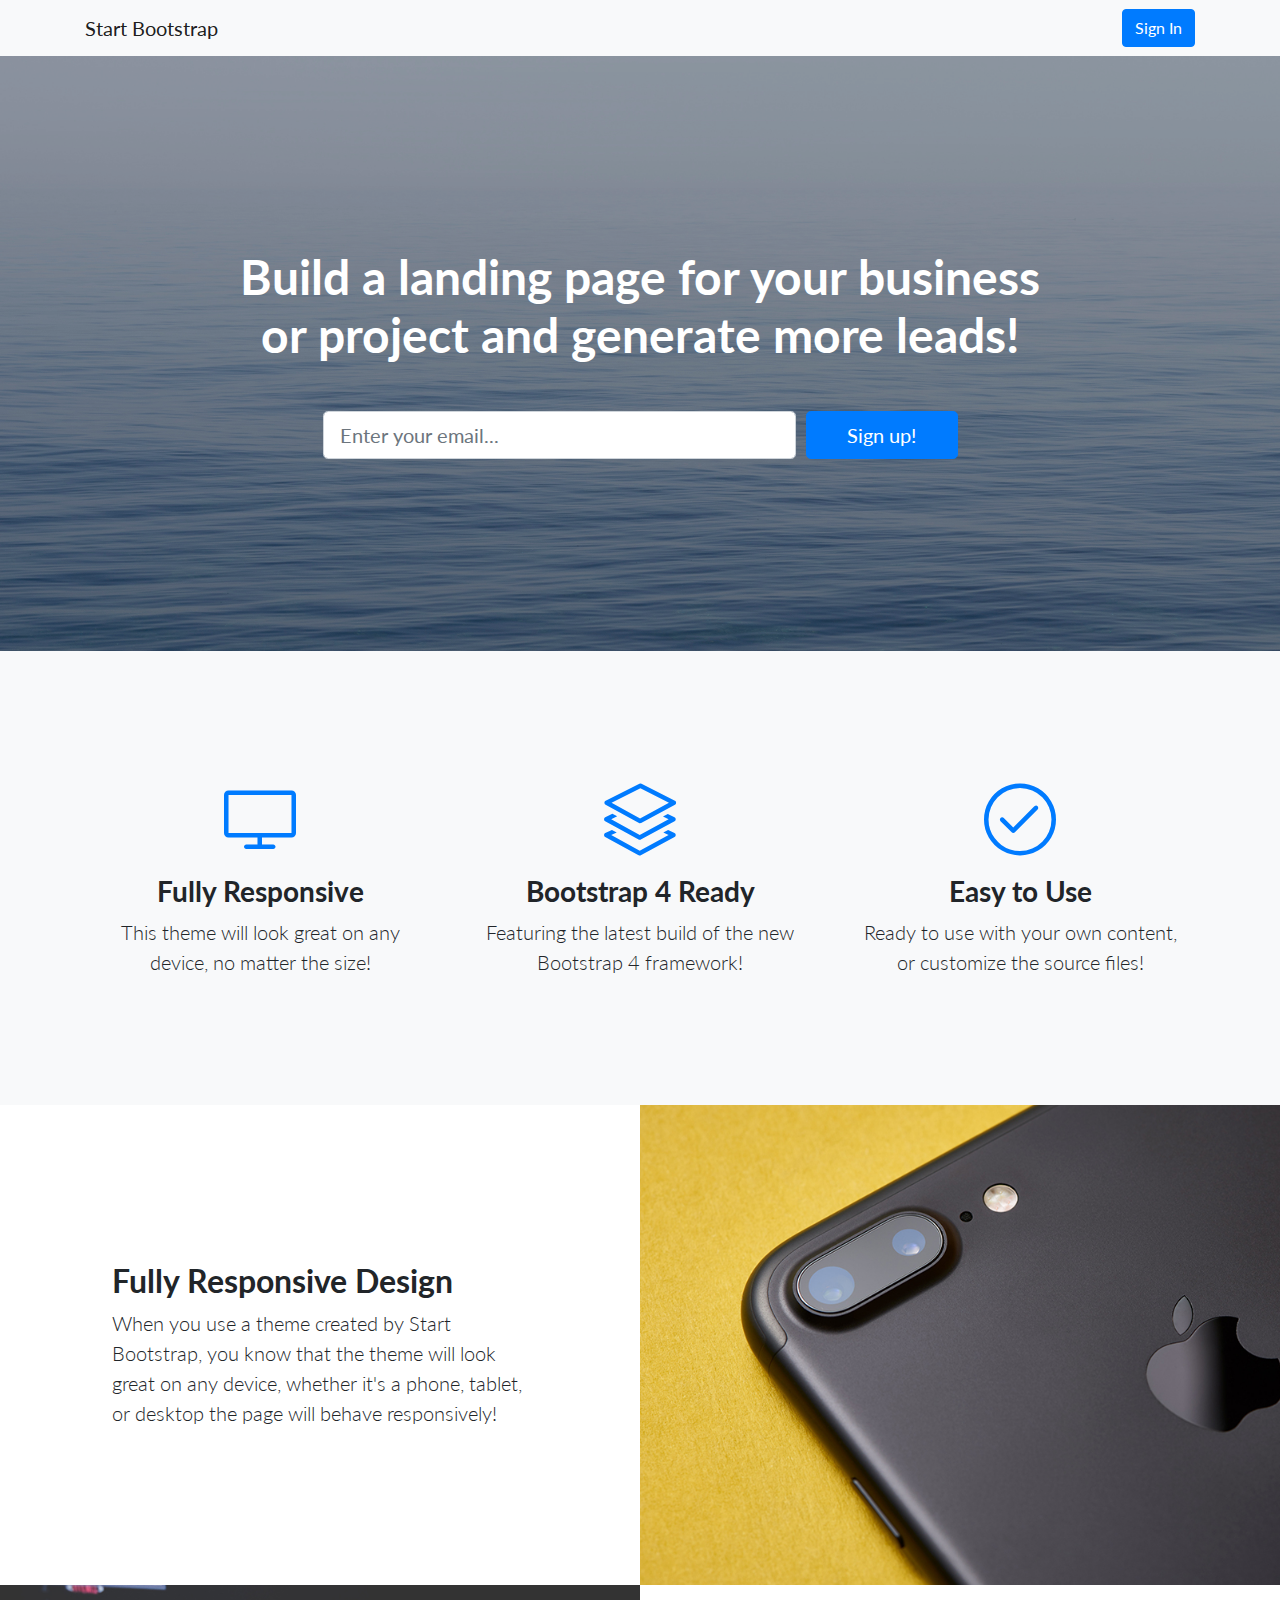
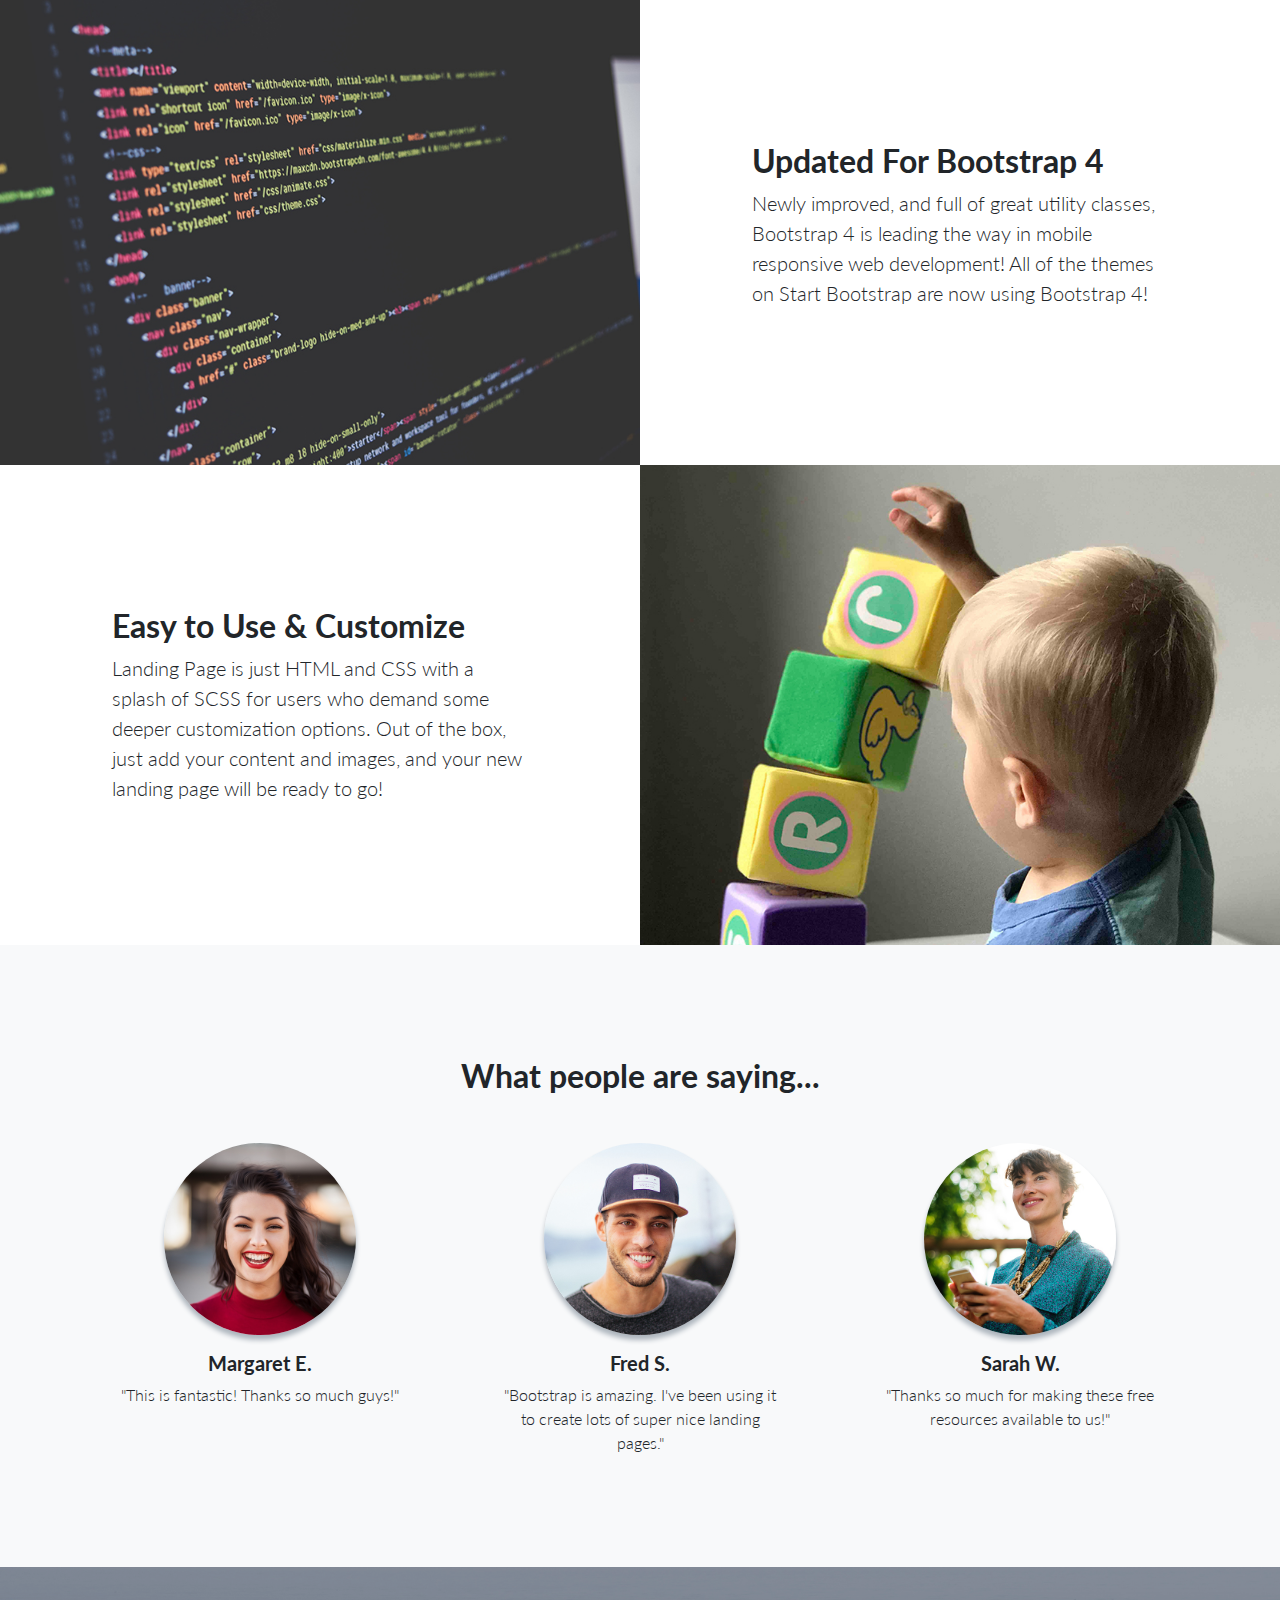
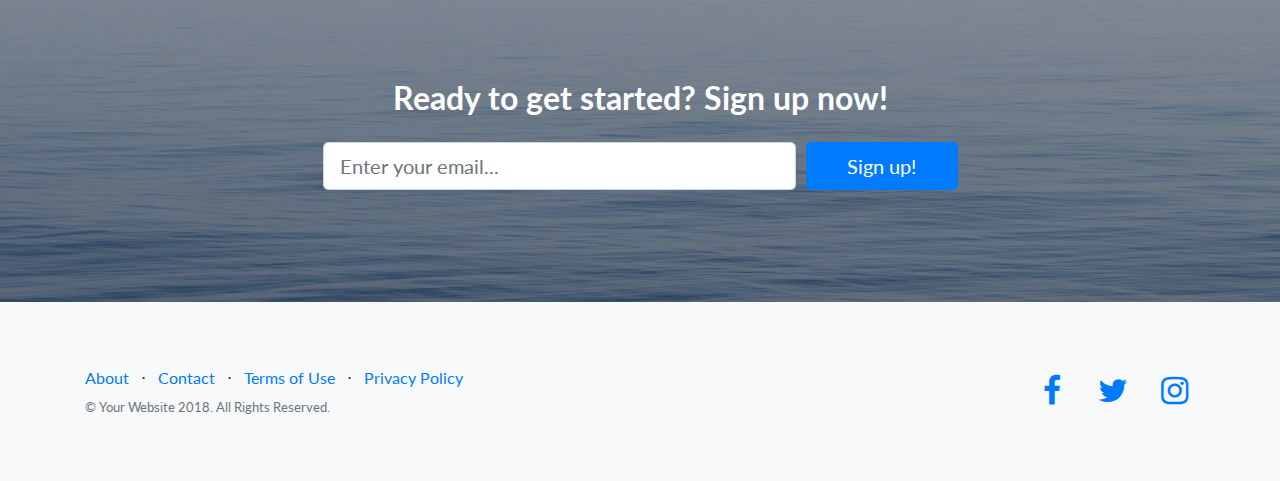
<file: playground/startbootstrap-landing-page-gh-pages/index.html>
<!DOCTYPE html>
<html lang="en">

  <head>

    <meta charset="utf-8">
    <meta name="viewport" content="width=device-width, initial-scale=1, shrink-to-fit=no">
    <meta name="description" content="">
    <meta name="author" content="">

    <title>Landing Page - Start Bootstrap Theme</title>

    <!-- Bootstrap core CSS -->
    <link href="vendor/bootstrap/css/bootstrap.min.css" rel="stylesheet">

    <!-- Custom fonts for this template -->
    <link href="vendor/font-awesome/css/font-awesome.min.css" rel="stylesheet" type="text/css">
    <link href="vendor/simple-line-icons/css/simple-line-icons.css" rel="stylesheet" type="text/css">
    <link href="https://fonts.googleapis.com/css?family=Lato:300,400,700,300italic,400italic,700italic" rel="stylesheet" type="text/css">

    <!-- Custom styles for this template -->
    <link href="css/landing-page.min.css" rel="stylesheet">

  </head>

  <body>

    <!-- Navigation -->
    <nav class="navbar navbar-light bg-light static-top">
      <div class="container">
        <a class="navbar-brand" href="#">Start Bootstrap</a>
        <a class="btn btn-primary" href="#">Sign In</a>
      </div>
    </nav>

    <!-- Masthead -->
    <header class="masthead text-white text-center">
      <div class="overlay"></div>
      <div class="container">
        <div class="row">
          <div class="col-xl-9 mx-auto">
            <h1 class="mb-5">Build a landing page for your business or project and generate more leads!</h1>
          </div>
          <div class="col-md-10 col-lg-8 col-xl-7 mx-auto">
            <form>
              <div class="form-row">
                <div class="col-12 col-md-9 mb-2 mb-md-0">
                  <input type="email" class="form-control form-control-lg" placeholder="Enter your email...">
                </div>
                <div class="col-12 col-md-3">
                  <button type="submit" class="btn btn-block btn-lg btn-primary">Sign up!</button>
                </div>
              </div>
            </form>
          </div>
        </div>
      </div>
    </header>

    <!-- Icons Grid -->
    <section class="features-icons bg-light text-center">
      <div class="container">
        <div class="row">
          <div class="col-lg-4">
            <div class="features-icons-item mx-auto mb-5 mb-lg-0 mb-lg-3">
              <div class="features-icons-icon d-flex">
                <i class="icon-screen-desktop m-auto text-primary"></i>
              </div>
              <h3>Fully Responsive</h3>
              <p class="lead mb-0">This theme will look great on any device, no matter the size!</p>
            </div>
          </div>
          <div class="col-lg-4">
            <div class="features-icons-item mx-auto mb-5 mb-lg-0 mb-lg-3">
              <div class="features-icons-icon d-flex">
                <i class="icon-layers m-auto text-primary"></i>
              </div>
              <h3>Bootstrap 4 Ready</h3>
              <p class="lead mb-0">Featuring the latest build of the new Bootstrap 4 framework!</p>
            </div>
          </div>
          <div class="col-lg-4">
            <div class="features-icons-item mx-auto mb-0 mb-lg-3">
              <div class="features-icons-icon d-flex">
                <i class="icon-check m-auto text-primary"></i>
              </div>
              <h3>Easy to Use</h3>
              <p class="lead mb-0">Ready to use with your own content, or customize the source files!</p>
            </div>
          </div>
        </div>
      </div>
    </section>

    <!-- Image Showcases -->
    <section class="showcase">
      <div class="container-fluid p-0">
        <div class="row no-gutters">

          <div class="col-lg-6 order-lg-2 text-white showcase-img" style="background-image: url('img/bg-showcase-1.jpg');"></div>
          <div class="col-lg-6 order-lg-1 my-auto showcase-text">
            <h2>Fully Responsive Design</h2>
            <p class="lead mb-0">When you use a theme created by Start Bootstrap, you know that the theme will look great on any device, whether it's a phone, tablet, or desktop the page will behave responsively!</p>
          </div>
        </div>
        <div class="row no-gutters">
          <div class="col-lg-6 text-white showcase-img" style="background-image: url('img/bg-showcase-2.jpg');"></div>
          <div class="col-lg-6 my-auto showcase-text">
            <h2>Updated For Bootstrap 4</h2>
            <p class="lead mb-0">Newly improved, and full of great utility classes, Bootstrap 4 is leading the way in mobile responsive web development! All of the themes on Start Bootstrap are now using Bootstrap 4!</p>
          </div>
        </div>
        <div class="row no-gutters">
          <div class="col-lg-6 order-lg-2 text-white showcase-img" style="background-image: url('img/bg-showcase-3.jpg');"></div>
          <div class="col-lg-6 order-lg-1 my-auto showcase-text">
            <h2>Easy to Use &amp; Customize</h2>
            <p class="lead mb-0">Landing Page is just HTML and CSS with a splash of SCSS for users who demand some deeper customization options. Out of the box, just add your content and images, and your new landing page will be ready to go!</p>
          </div>
        </div>
      </div>
    </section>

    <!-- Testimonials -->
    <section class="testimonials text-center bg-light">
      <div class="container">
        <h2 class="mb-5">What people are saying...</h2>
        <div class="row">
          <div class="col-lg-4">
            <div class="testimonial-item mx-auto mb-5 mb-lg-0">
              <img class="img-fluid rounded-circle mb-3" src="img/testimonials-1.jpg" alt="">
              <h5>Margaret E.</h5>
              <p class="font-weight-light mb-0">"This is fantastic! Thanks so much guys!"</p>
            </div>
          </div>
          <div class="col-lg-4">
            <div class="testimonial-item mx-auto mb-5 mb-lg-0">
              <img class="img-fluid rounded-circle mb-3" src="img/testimonials-2.jpg" alt="">
              <h5>Fred S.</h5>
              <p class="font-weight-light mb-0">"Bootstrap is amazing. I've been using it to create lots of super nice landing pages."</p>
            </div>
          </div>
          <div class="col-lg-4">
            <div class="testimonial-item mx-auto mb-5 mb-lg-0">
              <img class="img-fluid rounded-circle mb-3" src="img/testimonials-3.jpg" alt="">
              <h5>Sarah	W.</h5>
              <p class="font-weight-light mb-0">"Thanks so much for making these free resources available to us!"</p>
            </div>
          </div>
        </div>
      </div>
    </section>

    <!-- Call to Action -->
    <section class="call-to-action text-white text-center">
      <div class="overlay"></div>
      <div class="container">
        <div class="row">
          <div class="col-xl-9 mx-auto">
            <h2 class="mb-4">Ready to get started? Sign up now!</h2>
          </div>
          <div class="col-md-10 col-lg-8 col-xl-7 mx-auto">
            <form>
              <div class="form-row">
                <div class="col-12 col-md-9 mb-2 mb-md-0">
                  <input type="email" class="form-control form-control-lg" placeholder="Enter your email...">
                </div>
                <div class="col-12 col-md-3">
                  <button type="submit" class="btn btn-block btn-lg btn-primary">Sign up!</button>
                </div>
              </div>
            </form>
          </div>
        </div>
      </div>
    </section>

    <!-- Footer -->
    <footer class="footer bg-light">
      <div class="container">
        <div class="row">
          <div class="col-lg-6 h-100 text-center text-lg-left my-auto">
            <ul class="list-inline mb-2">
              <li class="list-inline-item">
                <a href="#">About</a>
              </li>
              <li class="list-inline-item">&sdot;</li>
              <li class="list-inline-item">
                <a href="#">Contact</a>
              </li>
              <li class="list-inline-item">&sdot;</li>
              <li class="list-inline-item">
                <a href="#">Terms of Use</a>
              </li>
              <li class="list-inline-item">&sdot;</li>
              <li class="list-inline-item">
                <a href="#">Privacy Policy</a>
              </li>
            </ul>
            <p class="text-muted small mb-4 mb-lg-0">&copy; Your Website 2018. All Rights Reserved.</p>
          </div>
          <div class="col-lg-6 h-100 text-center text-lg-right my-auto">
            <ul class="list-inline mb-0">
              <li class="list-inline-item mr-3">
                <a href="#">
                  <i class="fa fa-facebook fa-2x fa-fw"></i>
                </a>
              </li>
              <li class="list-inline-item mr-3">
                <a href="#">
                  <i class="fa fa-twitter fa-2x fa-fw"></i>
                </a>
              </li>
              <li class="list-inline-item">
                <a href="#">
                  <i class="fa fa-instagram fa-2x fa-fw"></i>
                </a>
              </li>
            </ul>
          </div>
        </div>
      </div>
    </footer>

    <!-- Bootstrap core JavaScript -->
    <script src="vendor/jquery/jquery.min.js"></script>
    <script src="vendor/bootstrap/js/bootstrap.bundle.min.js"></script>

  </body>

</html>
</file>
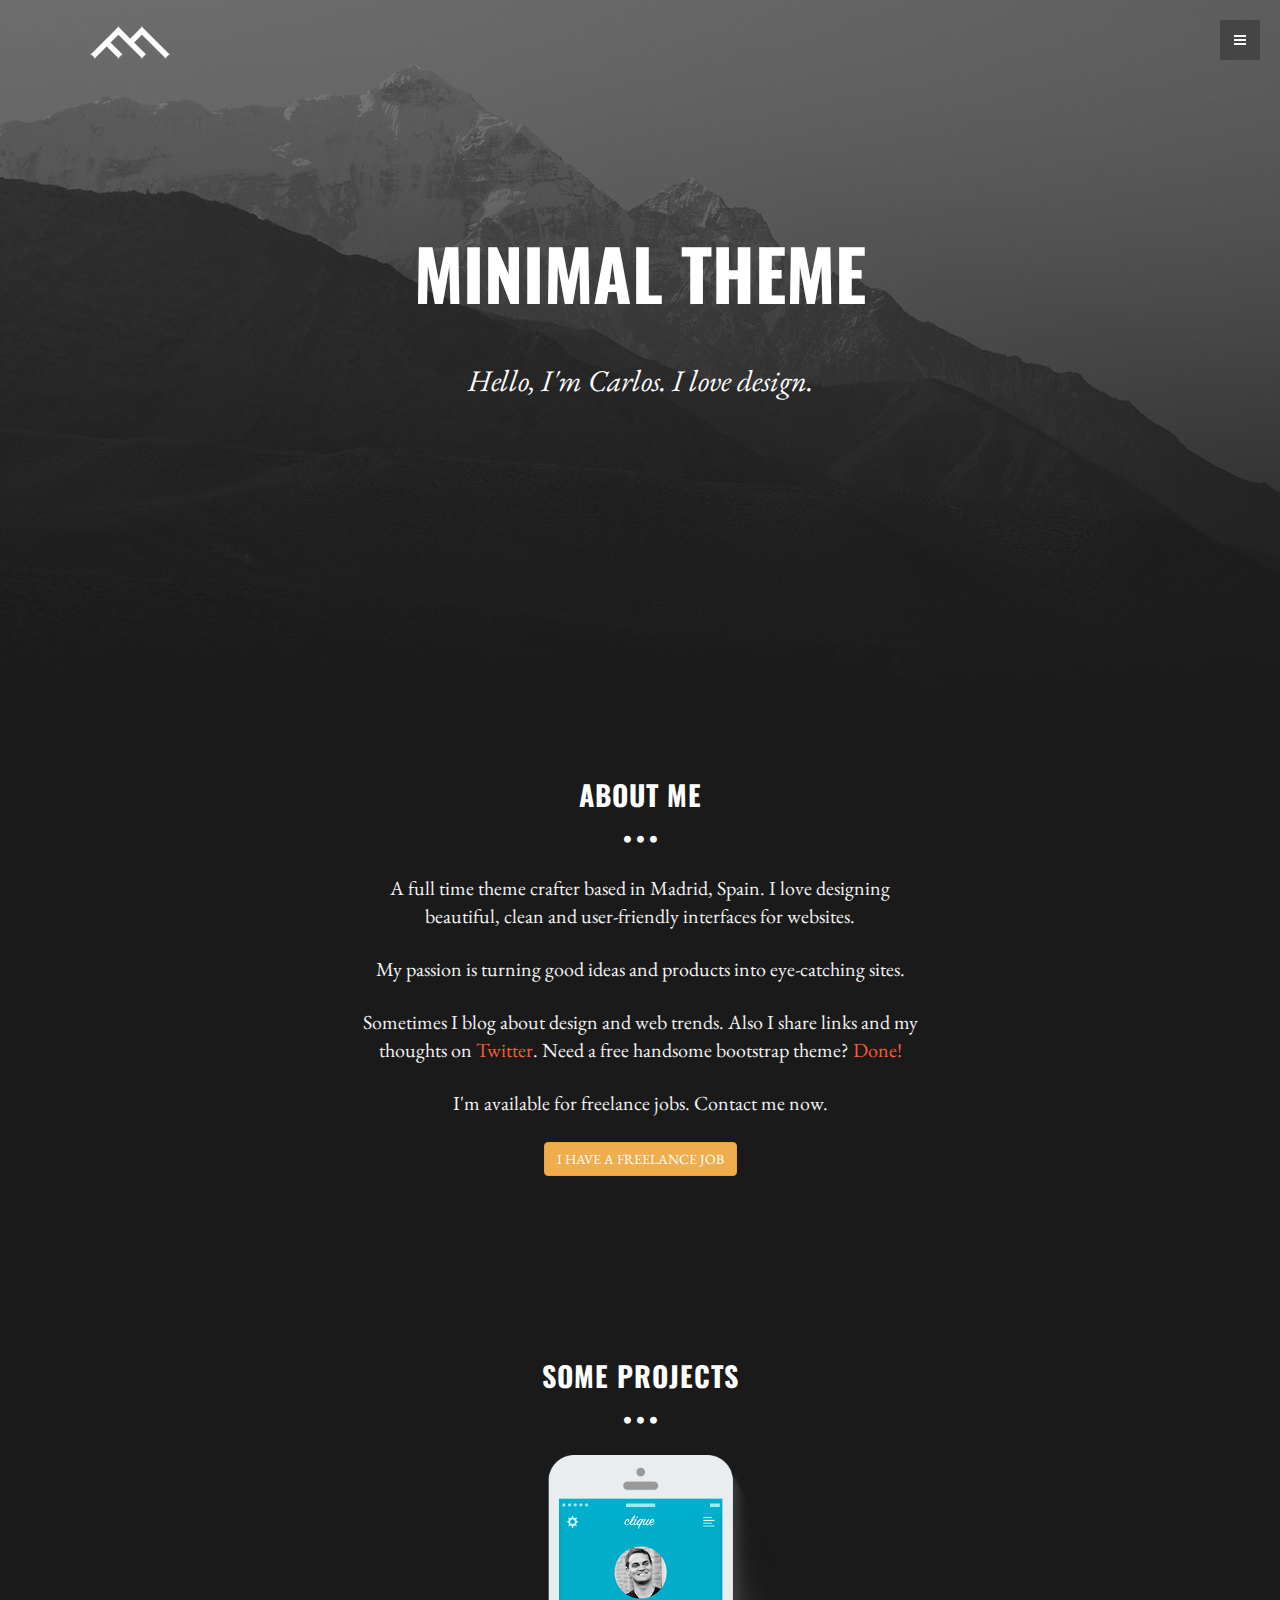
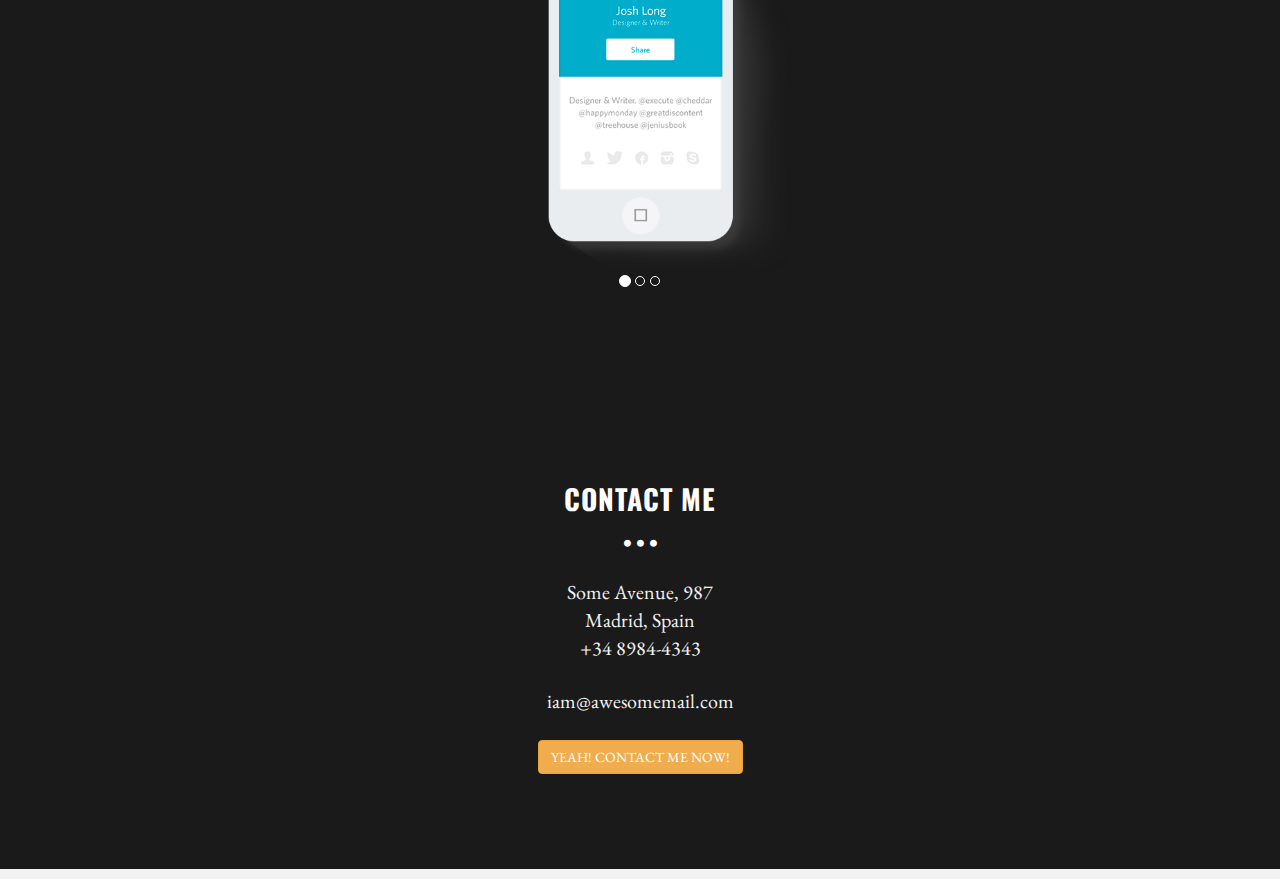
<file: playground/minimal/theme/index.html>
<!DOCTYPE html>
<html lang="en">
  <head>
    <meta charset="utf-8">
    <meta name="viewport" content="width=device-width, initial-scale=1.0">
    <meta name="description" content="">
    <meta name="author" content="">
    <link rel="shortcut icon" href="assets/ico/favicon.png">

    <title>MINIMAL - Free Bootstrap 3 Theme</title>

    <!-- Bootstrap core CSS -->
    <link href="assets/css/bootstrap.css" rel="stylesheet">

    <!-- Custom styles for this template -->
    <link href="assets/css/main.css" rel="stylesheet">
	<link rel="stylesheet" href="assets/css/font-awesome.min.css">

    <script src="assets/js/jquery.min.js"></script>
	<script src="assets/js/modernizr.custom.js"></script>
	

	
    <link href='http://fonts.googleapis.com/css?family=Oswald:400,300,700' rel='stylesheet' type='text/css'>
    <link href='http://fonts.googleapis.com/css?family=EB+Garamond' rel='stylesheet' type='text/css'>

    <!-- HTML5 shim and Respond.js IE8 support of HTML5 elements and media queries -->
    <!--[if lt IE 9]>
      <script src="assets/js/html5shiv.js"></script>
      <script src="assets/js/respond.min.js"></script>
    <![endif]-->
  </head>

  <body data-spy="scroll" data-offset="0" data-target="#theMenu">
		
	<!-- Menu -->
	<nav class="menu" id="theMenu">
		<div class="menu-wrap">
			<h1 class="logo"><a href="index.html#home">Minimal</a></h1>
			<i class="icon-remove menu-close"></i>
			<a href="#home" class="smoothScroll">Home</a>
			<a href="#about" class="smoothScroll">About</a>
			<a href="#portfolio" class="smoothScroll">Portfolio</a>
			<a href="#contact" class="smoothScroll">Contact</a>
			<a href="#"><i class="icon-facebook"></i></a>
			<a href="#"><i class="icon-twitter"></i></a>
			<a href="#"><i class="icon-dribbble"></i></a>
			<a href="#"><i class="icon-envelope"></i></a>
		</div>
		
		<!-- Menu button -->
		<div id="menuToggle"><i class="icon-reorder"></i></div>
	</nav>


	
	<!-- ========== HEADER SECTION ========== -->
	<section id="home" name="home"></section>
	<div id="headerwrap">
		<div class="container">
			<div class="logo">
				<img src="assets/img/logo.png">
			</div>
			<br>
			<div class="row">
				<h1>MINIMAL THEME</h1>
				<br>
				<h3>Hello, I'm Carlos. I love design.</h3>
				<br>
				<br>
				<div class="col-lg-6 col-lg-offset-3">
				</div>
			</div>
		</div><!-- /container -->
	</div><!-- /headerwrap -->
	
	
	
	<!-- ========== ABOUT SECTION ========== -->
	<section id="about" name="about"></section>
	<div id="f">
		<div class="container">
			<div class="row">
				<h3>ABOUT ME</h3>
				<p class="centered"><i class="icon icon-circle"></i><i class="icon icon-circle"></i><i class="icon icon-circle"></i></p>
				
				<!-- INTRO INFORMATIO-->
				<div class="col-lg-6 col-lg-offset-3">
					<p>A full time theme crafter based in Madrid, Spain. I love designing beautiful, clean and user-friendly interfaces for websites.</p>
					<p>My passion is turning good ideas and products into eye-catching sites.</p>
					<p>Sometimes I blog about design and web trends. Also I share links and my thoughts on <a href="http://twitter.com/BlackTie_co">Twitter</a>. Need a free handsome bootstrap theme? <a href="http://blacktie.co">Done!</a></p>
					<p>I'm available for freelance jobs. Contact me now.</p>
					<p><button type="button" class="btn btn-warning">I HAVE A FREELANCE JOB</button></p>
				</div>								
			</div>
		</div><!-- /container -->
	</div><!-- /f -->
	

	<!-- ========== CAROUSEL SECTION ========== -->	
	<section id="portfolio" name="portfolio"></section>
	<div id="f">
		<div class="container">
			<div class="row centered">
				<h3>SOME PROJECTS</h3>
				<p class="centered"><i class="icon icon-circle"></i><i class="icon icon-circle"></i><i class="icon icon-circle"></i></p>
				
				<div class="col-lg-6 col-lg-offset-3">
					<div id="carousel-example-generic" class="carousel slide" data-ride="carousel">
						<!-- Wrapper for slides -->
						<div class="carousel-inner">
							<div class="item active centered">
								<img class="img-responsive" src="assets/img/c1.png" alt="">
							</div>
							<div class="item centered">
								<img class="img-responsive" src="assets/img/c2.png" alt="">
							</div>
							<div class="item centered">
								<img class="img-responsive" src="assets/img/c3.png" alt="">
							</div>
						</div>
						<br>
						<br>
						<ol class="carousel-indicators">
						    <li data-target="#carousel-example-generic" data-slide-to="0" class="active"></li>
						    <li data-target="#carousel-example-generic" data-slide-to="1"></li>
						    <li data-target="#carousel-example-generic" data-slide-to="2"></li>
						</ol>
					</div>
				</div><!-- col-lg-8 -->
			</div><!-- row -->
		</div><!-- container -->
	</div>	<!-- f -->

	<!-- ========== CONTACT SECTION ========== -->
	<section id="contact" name="contact"></section>
	<div id="f">
		<div class="container">
			<div class="row">
				<h3>CONTACT ME</h3>
				<p class="centered"><i class="icon icon-circle"></i><i class="icon icon-circle"></i><i class="icon icon-circle"></i></p>
				
				<div class="col-lg-6 col-lg-offset-3">
					<p>Some Avenue, 987<br/>Madrid, Spain<br/>+34 8984-4343</p>
					<p>iam@awesomemail.com</p>
					<p><button type="button" class="btn btn-warning">YEAH! CONTACT ME NOW!</button></p>
				</div>
			</div>
		</div>
	</div>

	

    <!-- Bootstrap core JavaScript
    ================================================== -->
    <!-- Placed at the end of the document so the pages load faster -->
	<script src="assets/js/classie.js"></script>
    <script src="assets/js/bootstrap.min.js"></script>
    <script src="assets/js/smoothscroll.js"></script>
	<script src="assets/js/main.js"></script>
</body>
</html>
</file>
<file: playground/startbootstrap-landing-page-gh-pages/vendor/simple-line-icons/css/simple-line-icons.css>
@font-face {
  font-family: 'simple-line-icons';
  src: url('../fonts/Simple-Line-Icons.eot?v=2.4.0');
  src: url('../fonts/Simple-Line-Icons.eot?v=2.4.0#iefix') format('embedded-opentype'), url('../fonts/Simple-Line-Icons.woff2?v=2.4.0') format('woff2'), url('../fonts/Simple-Line-Icons.ttf?v=2.4.0') format('truetype'), url('../fonts/Simple-Line-Icons.woff?v=2.4.0') format('woff'), url('../fonts/Simple-Line-Icons.svg?v=2.4.0#simple-line-icons') format('svg');
  font-weight: normal;
  font-style: normal;
}
/*
 Use the following CSS code if you want to have a class per icon.
 Instead of a list of all class selectors, you can use the generic [class*="icon-"] selector, but it's slower:
*/
.icon-user,
.icon-people,
.icon-user-female,
.icon-user-follow,
.icon-user-following,
.icon-user-unfollow,
.icon-login,
.icon-logout,
.icon-emotsmile,
.icon-phone,
.icon-call-end,
.icon-call-in,
.icon-call-out,
.icon-map,
.icon-location-pin,
.icon-direction,
.icon-directions,
.icon-compass,
.icon-layers,
.icon-menu,
.icon-list,
.icon-options-vertical,
.icon-options,
.icon-arrow-down,
.icon-arrow-left,
.icon-arrow-right,
.icon-arrow-up,
.icon-arrow-up-circle,
.icon-arrow-left-circle,
.icon-arrow-right-circle,
.icon-arrow-down-circle,
.icon-check,
.icon-clock,
.icon-plus,
.icon-minus,
.icon-close,
.icon-event,
.icon-exclamation,
.icon-organization,
.icon-trophy,
.icon-screen-smartphone,
.icon-screen-desktop,
.icon-plane,
.icon-notebook,
.icon-mustache,
.icon-mouse,
.icon-magnet,
.icon-energy,
.icon-disc,
.icon-cursor,
.icon-cursor-move,
.icon-crop,
.icon-chemistry,
.icon-speedometer,
.icon-shield,
.icon-screen-tablet,
.icon-magic-wand,
.icon-hourglass,
.icon-graduation,
.icon-ghost,
.icon-game-controller,
.icon-fire,
.icon-eyeglass,
.icon-envelope-open,
.icon-envelope-letter,
.icon-bell,
.icon-badge,
.icon-anchor,
.icon-wallet,
.icon-vector,
.icon-speech,
.icon-puzzle,
.icon-printer,
.icon-present,
.icon-playlist,
.icon-pin,
.icon-picture,
.icon-handbag,
.icon-globe-alt,
.icon-globe,
.icon-folder-alt,
.icon-folder,
.icon-film,
.icon-feed,
.icon-drop,
.icon-drawer,
.icon-docs,
.icon-doc,
.icon-diamond,
.icon-cup,
.icon-calculator,
.icon-bubbles,
.icon-briefcase,
.icon-book-open,
.icon-basket-loaded,
.icon-basket,
.icon-bag,
.icon-action-undo,
.icon-action-redo,
.icon-wrench,
.icon-umbrella,
.icon-trash,
.icon-tag,
.icon-support,
.icon-frame,
.icon-size-fullscreen,
.icon-size-actual,
.icon-shuffle,
.icon-share-alt,
.icon-share,
.icon-rocket,
.icon-question,
.icon-pie-chart,
.icon-pencil,
.icon-note,
.icon-loop,
.icon-home,
.icon-grid,
.icon-graph,
.icon-microphone,
.icon-music-tone-alt,
.icon-music-tone,
.icon-earphones-alt,
.icon-earphones,
.icon-equalizer,
.icon-like,
.icon-dislike,
.icon-control-start,
.icon-control-rewind,
.icon-control-play,
.icon-control-pause,
.icon-control-forward,
.icon-control-end,
.icon-volume-1,
.icon-volume-2,
.icon-volume-off,
.icon-calendar,
.icon-bulb,
.icon-chart,
.icon-ban,
.icon-bubble,
.icon-camrecorder,
.icon-camera,
.icon-cloud-download,
.icon-cloud-upload,
.icon-envelope,
.icon-eye,
.icon-flag,
.icon-heart,
.icon-info,
.icon-key,
.icon-link,
.icon-lock,
.icon-lock-open,
.icon-magnifier,
.icon-magnifier-add,
.icon-magnifier-remove,
.icon-paper-clip,
.icon-paper-plane,
.icon-power,
.icon-refresh,
.icon-reload,
.icon-settings,
.icon-star,
.icon-symbol-female,
.icon-symbol-male,
.icon-target,
.icon-credit-card,
.icon-paypal,
.icon-social-tumblr,
.icon-social-twitter,
.icon-social-facebook,
.icon-social-instagram,
.icon-social-linkedin,
.icon-social-pinterest,
.icon-social-github,
.icon-social-google,
.icon-social-reddit,
.icon-social-skype,
.icon-social-dribbble,
.icon-social-behance,
.icon-social-foursqare,
.icon-social-soundcloud,
.icon-social-spotify,
.icon-social-stumbleupon,
.icon-social-youtube,
.icon-social-dropbox,
.icon-social-vkontakte,
.icon-social-steam {
  font-family: 'simple-line-icons';
  speak: none;
  font-style: normal;
  font-weight: normal;
  font-variant: normal;
  text-transform: none;
  line-height: 1;
  /* Better Font Rendering =========== */
  -webkit-font-smoothing: antialiased;
  -moz-osx-font-smoothing: grayscale;
}
.icon-user:before {
  content: "\e005";
}
.icon-people:before {
  content: "\e001";
}
.icon-user-female:before {
  content: "\e000";
}
.icon-user-follow:before {
  content: "\e002";
}
.icon-user-following:before {
  content: "\e003";
}
.icon-user-unfollow:before {
  content: "\e004";
}
.icon-login:before {
  content: "\e066";
}
.icon-logout:before {
  content: "\e065";
}
.icon-emotsmile:before {
  content: "\e021";
}
.icon-phone:before {
  content: "\e600";
}
.icon-call-end:before {
  content: "\e048";
}
.icon-call-in:before {
  content: "\e047";
}
.icon-call-out:before {
  content: "\e046";
}
.icon-map:before {
  content: "\e033";
}
.icon-location-pin:before {
  content: "\e096";
}
.icon-direction:before {
  content: "\e042";
}
.icon-directions:before {
  content: "\e041";
}
.icon-compass:before {
  content: "\e045";
}
.icon-layers:before {
  content: "\e034";
}
.icon-menu:before {
  content: "\e601";
}
.icon-list:before {
  content: "\e067";
}
.icon-options-vertical:before {
  content: "\e602";
}
.icon-options:before {
  content: "\e603";
}
.icon-arrow-down:before {
  content: "\e604";
}
.icon-arrow-left:before {
  content: "\e605";
}
.icon-arrow-right:before {
  content: "\e606";
}
.icon-arrow-up:before {
  content: "\e607";
}
.icon-arrow-up-circle:before {
  content: "\e078";
}
.icon-arrow-left-circle:before {
  content: "\e07a";
}
.icon-arrow-right-circle:before {
  content: "\e079";
}
.icon-arrow-down-circle:before {
  content: "\e07b";
}
.icon-check:before {
  content: "\e080";
}
.icon-clock:before {
  content: "\e081";
}
.icon-plus:before {
  content: "\e095";
}
.icon-minus:before {
  content: "\e615";
}
.icon-close:before {
  content: "\e082";
}
.icon-event:before {
  content: "\e619";
}
.icon-exclamation:before {
  content: "\e617";
}
.icon-organization:before {
  content: "\e616";
}
.icon-trophy:before {
  content: "\e006";
}
.icon-screen-smartphone:before {
  content: "\e010";
}
.icon-screen-desktop:before {
  content: "\e011";
}
.icon-plane:before {
  content: "\e012";
}
.icon-notebook:before {
  content: "\e013";
}
.icon-mustache:before {
  content: "\e014";
}
.icon-mouse:before {
  content: "\e015";
}
.icon-magnet:before {
  content: "\e016";
}
.icon-energy:before {
  content: "\e020";
}
.icon-disc:before {
  content: "\e022";
}
.icon-cursor:before {
  content: "\e06e";
}
.icon-cursor-move:before {
  content: "\e023";
}
.icon-crop:before {
  content: "\e024";
}
.icon-chemistry:before {
  content: "\e026";
}
.icon-speedometer:before {
  content: "\e007";
}
.icon-shield:before {
  content: "\e00e";
}
.icon-screen-tablet:before {
  content: "\e00f";
}
.icon-magic-wand:before {
  content: "\e017";
}
.icon-hourglass:before {
  content: "\e018";
}
.icon-graduation:before {
  content: "\e019";
}
.icon-ghost:before {
  content: "\e01a";
}
.icon-game-controller:before {
  content: "\e01b";
}
.icon-fire:before {
  content: "\e01c";
}
.icon-eyeglass:before {
  content: "\e01d";
}
.icon-envelope-open:before {
  content: "\e01e";
}
.icon-envelope-letter:before {
  content: "\e01f";
}
.icon-bell:before {
  content: "\e027";
}
.icon-badge:before {
  content: "\e028";
}
.icon-anchor:before {
  content: "\e029";
}
.icon-wallet:before {
  content: "\e02a";
}
.icon-vector:before {
  content: "\e02b";
}
.icon-speech:before {
  content: "\e02c";
}
.icon-puzzle:before {
  content: "\e02d";
}
.icon-printer:before {
  content: "\e02e";
}
.icon-present:before {
  content: "\e02f";
}
.icon-playlist:before {
  content: "\e030";
}
.icon-pin:before {
  content: "\e031";
}
.icon-picture:before {
  content: "\e032";
}
.icon-handbag:before {
  content: "\e035";
}
.icon-globe-alt:before {
  content: "\e036";
}
.icon-globe:before {
  content: "\e037";
}
.icon-folder-alt:before {
  content: "\e039";
}
.icon-folder:before {
  content: "\e089";
}
.icon-film:before {
  content: "\e03a";
}
.icon-feed:before {
  content: "\e03b";
}
.icon-drop:before {
  content: "\e03e";
}
.icon-drawer:before {
  content: "\e03f";
}
.icon-docs:before {
  content: "\e040";
}
.icon-doc:before {
  content: "\e085";
}
.icon-diamond:before {
  content: "\e043";
}
.icon-cup:before {
  content: "\e044";
}
.icon-calculator:before {
  content: "\e049";
}
.icon-bubbles:before {
  content: "\e04a";
}
.icon-briefcase:before {
  content: "\e04b";
}
.icon-book-open:before {
  content: "\e04c";
}
.icon-basket-loaded:before {
  content: "\e04d";
}
.icon-basket:before {
  content: "\e04e";
}
.icon-bag:before {
  content: "\e04f";
}
.icon-action-undo:before {
  content: "\e050";
}
.icon-action-redo:before {
  content: "\e051";
}
.icon-wrench:before {
  content: "\e052";
}
.icon-umbrella:before {
  content: "\e053";
}
.icon-trash:before {
  content: "\e054";
}
.icon-tag:before {
  content: "\e055";
}
.icon-support:before {
  content: "\e056";
}
.icon-frame:before {
  content: "\e038";
}
.icon-size-fullscreen:before {
  content: "\e057";
}
.icon-size-actual:before {
  content: "\e058";
}
.icon-shuffle:before {
  content: "\e059";
}
.icon-share-alt:before {
  content: "\e05a";
}
.icon-share:before {
  content: "\e05b";
}
.icon-rocket:before {
  content: "\e05c";
}
.icon-question:before {
  content: "\e05d";
}
.icon-pie-chart:before {
  content: "\e05e";
}
.icon-pencil:before {
  content: "\e05f";
}
.icon-note:before {
  content: "\e060";
}
.icon-loop:before {
  content: "\e064";
}
.icon-home:before {
  content: "\e069";
}
.icon-grid:before {
  content: "\e06a";
}
.icon-graph:before {
  content: "\e06b";
}
.icon-microphone:before {
  content: "\e063";
}
.icon-music-tone-alt:before {
  content: "\e061";
}
.icon-music-tone:before {
  content: "\e062";
}
.icon-earphones-alt:before {
  content: "\e03c";
}
.icon-earphones:before {
  content: "\e03d";
}
.icon-equalizer:before {
  content: "\e06c";
}
.icon-like:before {
  content: "\e068";
}
.icon-dislike:before {
  content: "\e06d";
}
.icon-control-start:before {
  content: "\e06f";
}
.icon-control-rewind:before {
  content: "\e070";
}
.icon-control-play:before {
  content: "\e071";
}
.icon-control-pause:before {
  content: "\e072";
}
.icon-control-forward:before {
  content: "\e073";
}
.icon-control-end:before {
  content: "\e074";
}
.icon-volume-1:before {
  content: "\e09f";
}
.icon-volume-2:before {
  content: "\e0a0";
}
.icon-volume-off:before {
  content: "\e0a1";
}
.icon-calendar:before {
  content: "\e075";
}
.icon-bulb:before {
  content: "\e076";
}
.icon-chart:before {
  content: "\e077";
}
.icon-ban:before {
  content: "\e07c";
}
.icon-bubble:before {
  content: "\e07d";
}
.icon-camrecorder:before {
  content: "\e07e";
}
.icon-camera:before {
  content: "\e07f";
}
.icon-cloud-download:before {
  content: "\e083";
}
.icon-cloud-upload:before {
  content: "\e084";
}
.icon-envelope:before {
  content: "\e086";
}
.icon-eye:before {
  content: "\e087";
}
.icon-flag:before {
  content: "\e088";
}
.icon-heart:before {
  content: "\e08a";
}
.icon-info:before {
  content: "\e08b";
}
.icon-key:before {
  content: "\e08c";
}
.icon-link:before {
  content: "\e08d";
}
.icon-lock:before {
  content: "\e08e";
}
.icon-lock-open:before {
  content: "\e08f";
}
.icon-magnifier:before {
  content: "\e090";
}
.icon-magnifier-add:before {
  content: "\e091";
}
.icon-magnifier-remove:before {
  content: "\e092";
}
.icon-paper-clip:before {
  content: "\e093";
}
.icon-paper-plane:before {
  content: "\e094";
}
.icon-power:before {
  content: "\e097";
}
.icon-refresh:before {
  content: "\e098";
}
.icon-reload:before {
  content: "\e099";
}
.icon-settings:before {
  content: "\e09a";
}
.icon-star:before {
  content: "\e09b";
}
.icon-symbol-female:before {
  content: "\e09c";
}
.icon-symbol-male:before {
  content: "\e09d";
}
.icon-target:before {
  content: "\e09e";
}
.icon-credit-card:before {
  content: "\e025";
}
.icon-paypal:before {
  content: "\e608";
}
.icon-social-tumblr:before {
  content: "\e00a";
}
.icon-social-twitter:before {
  content: "\e009";
}
.icon-social-facebook:before {
  content: "\e00b";
}
.icon-social-instagram:before {
  content: "\e609";
}
.icon-social-linkedin:before {
  content: "\e60a";
}
.icon-social-pinterest:before {
  content: "\e60b";
}
.icon-social-github:before {
  content: "\e60c";
}
.icon-social-google:before {
  content: "\e60d";
}
.icon-social-reddit:before {
  content: "\e60e";
}
.icon-social-skype:before {
  content: "\e60f";
}
.icon-social-dribbble:before {
  content: "\e00d";
}
.icon-social-behance:before {
  content: "\e610";
}
.icon-social-foursqare:before {
  content: "\e611";
}
.icon-social-soundcloud:before {
  content: "\e612";
}
.icon-social-spotify:before {
  content: "\e613";
}
.icon-social-stumbleupon:before {
  content: "\e614";
}
.icon-social-youtube:before {
  content: "\e008";
}
.icon-social-dropbox:before {
  content: "\e00c";
}
.icon-social-vkontakte:before {
  content: "\e618";
}
.icon-social-steam:before {
  content: "\e620";
}
</file>
<file: playground/startbootstrap-landing-page-gh-pages/css/landing-page.min.css>
body{font-family:Lato,'Helvetica Neue',Helvetica,Arial,sans-serif}h1,h2,h3,h4,h5,h6{font-family:Lato,'Helvetica Neue',Helvetica,Arial,sans-serif;font-weight:700}header.masthead{position:relative;background-color:#343a40;background:url(../img/bg-masthead.jpg) no-repeat center center;-webkit-background-size:cover;-moz-background-size:cover;-o-background-size:cover;background-size:cover;padding-top:8rem;padding-bottom:8rem}header.masthead .overlay{position:absolute;background-color:#212529;height:100%;width:100%;top:0;left:0;opacity:.3}header.masthead h1{font-size:2rem}@media (min-width:768px){header.masthead{padding-top:12rem;padding-bottom:12rem}header.masthead h1{font-size:3rem}}.showcase .showcase-text{padding:3rem}.showcase .showcase-img{min-height:30rem;background-size:cover}@media (min-width:768px){.showcase .showcase-text{padding:7rem}}.features-icons{padding-top:7rem;padding-bottom:7rem}.features-icons .features-icons-item{max-width:20rem}.features-icons .features-icons-item .features-icons-icon{height:7rem}.features-icons .features-icons-item .features-icons-icon i{font-size:4.5rem}.features-icons .features-icons-item:hover .features-icons-icon i{font-size:5rem}.testimonials{padding-top:7rem;padding-bottom:7rem}.testimonials .testimonial-item{max-width:18rem}.testimonials .testimonial-item img{max-width:12rem;box-shadow:0 5px 5px 0 #adb5bd}.call-to-action{position:relative;background-color:#343a40;background:url(../img/bg-masthead.jpg) no-repeat center center;-webkit-background-size:cover;-moz-background-size:cover;-o-background-size:cover;background-size:cover;padding-top:7rem;padding-bottom:7rem}.call-to-action .overlay{position:absolute;background-color:#212529;height:100%;width:100%;top:0;left:0;opacity:.3}footer.footer{padding-top:4rem;padding-bottom:4rem}
</file>
<file: playground/minimal/theme/assets/css/main.css>
/*
 * Author: Carlos Alvarez
 * URL: http://alvarez.is
 *
 * Project Name: Minimal - Free Bootstrap 3 Theme
 * Version: 1.0
 * URL: http://blacktie.co
 */

body {
  background-color: #f2f2f2;
    font-family: 'EB Garamond', serif;
    font-weight: 300;
    font-size: 16px;
    color: #555;

    -webkit-font-smoothing: antialiased;
    -webkit-overflow-scrolling: touch;
}

/* Titles */
h1, h2, h3, h4, h5, h6 {
    font-family: 'Oswald', sans-serif;
    font-weight: 300;
    color: #333;
}


/* Paragraph & Typographic */
p {
    line-height: 28px;
    margin-bottom: 25px;
}

.centered {
    text-align: center;
}

/* Links */
a {
    color: #f85c37;
    word-wrap: break-word;

    -webkit-transition: color 0.1s ease-in, background 0.1s ease-in;
    -moz-transition: color 0.1s ease-in, background 0.1s ease-in;
    -ms-transition: color 0.1s ease-in, background 0.1s ease-in;
    -o-transition: color 0.1s ease-in, background 0.1s ease-in;
    transition: color 0.1s ease-in, background 0.1s ease-in;
}

a:hover,
a:focus {
    color: #7b7b7b;
    text-decoration: none;
    outline: 0;
}

a:before,
a:after {
    -webkit-transition: color 0.1s ease-in, background 0.1s ease-in;
    -moz-transition: color 0.1s ease-in, background 0.1s ease-in;
    -ms-transition: color 0.1s ease-in, background 0.1s ease-in;
    -o-transition: color 0.1s ease-in, background 0.1s ease-in;
    transition: color 0.1s ease-in, background 0.1s ease-in;
}

 hr {
    display: block;
    height: 1px;
    border: 0;
    border-top: 1px solid #ccc;
    margin: 1em 0;
    padding: 0;
}


/* ==========================================================================
   Wrap Sections
   ========================================================================== */

#headerwrap {
	background: url(../img/header-bg.jpg) no-repeat center top;
	margin-top: -10px;
	padding-top:20px;
	text-align:center;
	background-attachment: relative;
	background-position: center center;
	min-height: 700px;
	width: 100%;
	
    -webkit-background-size: 100%;
    -moz-background-size: 100%;
    -o-background-size: 100%;
    background-size: 100%;

    -webkit-background-size: cover;
    -moz-background-size: cover;
    -o-background-size: cover;
    background-size: cover;
}

#headerwrap h1 {
	margin-top: 150px;
	color: white;
	font-size: 70px;
	font-weight: 700;
}

#headerwrap h3 {
	color: white;
	font-size: 30px;
	font-weight: 100;
    font-family: 'EB Garamond', serif;
    font-style: oblique;
}

#headerwrap .logo {
	text-align: left;
	margin-left: 20px;
	margin-top: 15px;
}


/* Footer Wrap */

#f {
	background: #1a1a1a;
	padding-top: 70px;
	padding-bottom: 70px;
	text-align: center
}

#f h3 {
	color: white;
	font-size: 28px;
	font-weight: 700;
	letter-spacing: 1px;	
}

#f i {
	font-size: 8px;
	color: #fff;
    padding: 3px;
}

#f p {
	font-size: 20px;
	color: #f2f2f2;
}

#f img {
	text-align: center;
}


/* MENU CONF*/

.menu {
	position: fixed;
	right: -200px;
	width: 260px;
	height: 100%;
	top: 0;
	z-index: 10;
	text-align: left;
}

.menu.menu-open {
	right: 0px;
}

.menu-wrap {
	position: absolute;
	top: 0;
	left: 60px;
	background: #1a1a1a;
	width: 200px;
	height: 100%;
}

.menu h1.logo a {
	font-family: 'Oswald', sans-serif;
	font-size: 16px;
	font-weight: 700;
	letter-spacing: 0.15em;
	line-height: 40px;
	text-transform: uppercase;
	color: #ffffff;
	margin-top: 20px;
}

.menu h1.logo a:hover {
	color: #f85c37;
}

.menu img.logo {
	margin: 20px 0;
	max-width: 160px;
}

.menu a {
	margin-left: 20px;
	color: #808080;
	display: block;
	font-size: 12px;
	font-weight: 700;
	line-height: 40px;
	letter-spacing: 0.1em;
	text-transform: uppercase;
}

.menu a:hover {
	color: #ffffff;
}

.menu a:active {
	color: #ffffff;
}

.menu a > i {
	float: left;
	display: inline-block;
	vertical-align: middle; 
	text-align: left;
	width: 25px;
	font-size: 14px;
	line-height: 40px;
	margin: 25px 2px;
}

.menu-close {
	cursor: pointer;
	display: block;
	position: absolute;
	font-size: 14px;
	color: #808080;
	width: 40px;
	height: 40px;
	line-height: 40px;
	top: 20px;
	right: 5px;
	-webkit-transition: all .1s ease-in-out;
	   -moz-transition: all .1s ease-in-out;
		-ms-transition: all .1s ease-in-out;
		 -o-transition: all .1s ease-in-out;
			transition: all .1s ease-in-out;
}

.menu-close:hover {
	color: #ffffff;
	-webkit-transition: all .1s ease-in-out;
	   -moz-transition: all .1s ease-in-out;
		-ms-transition: all .1s ease-in-out;
		 -o-transition: all .1s ease-in-out;
			transition: all .1s ease-in-out;
}

/* Push the body after clicking the menu button */
.body-push {
	overflow-x: hidden;
	position: relative;
	left: 0;
}

.body-push-toright {
	left: 200px;
}

.body-push-toleft {
	left: -200px;
}

.menu,
.body-push {
	-webkit-transition: all .3s ease;
	   -moz-transition: all .3s ease;
		-ms-transition: all .3s ease;
		 -o-transition: all .3s ease;
			transition: all .3s ease;
}

#menuToggle {
	position: absolute;
	top: 20px;
	left: 0;
	z-index: 11;
	display: block;
	text-align: center;
	font-size: 14px;
	color: #ffffff;
	width: 40px;
	height: 40px;
	line-height: 40px;
	cursor: pointer;
	background: rgba(0,0,0,0.25);
	-webkit-transition: all .1s ease-in-out;
	   -moz-transition: all .1s ease-in-out;
		-ms-transition: all .1s ease-in-out;
		 -o-transition: all .1s ease-in-out;
			transition: all .1s ease-in-out;
}

#menuToggle:hover {
	color: #ffffff;
	background: rgba(0,0,0,0.2);
	-webkit-transition: all .1s ease-in-out;
	   -moz-transition: all .1s ease-in-out;
		-ms-transition: all .1s ease-in-out;
		 -o-transition: all .1s ease-in-out;
			transition: all .1s ease-in-out;
}
</file>
